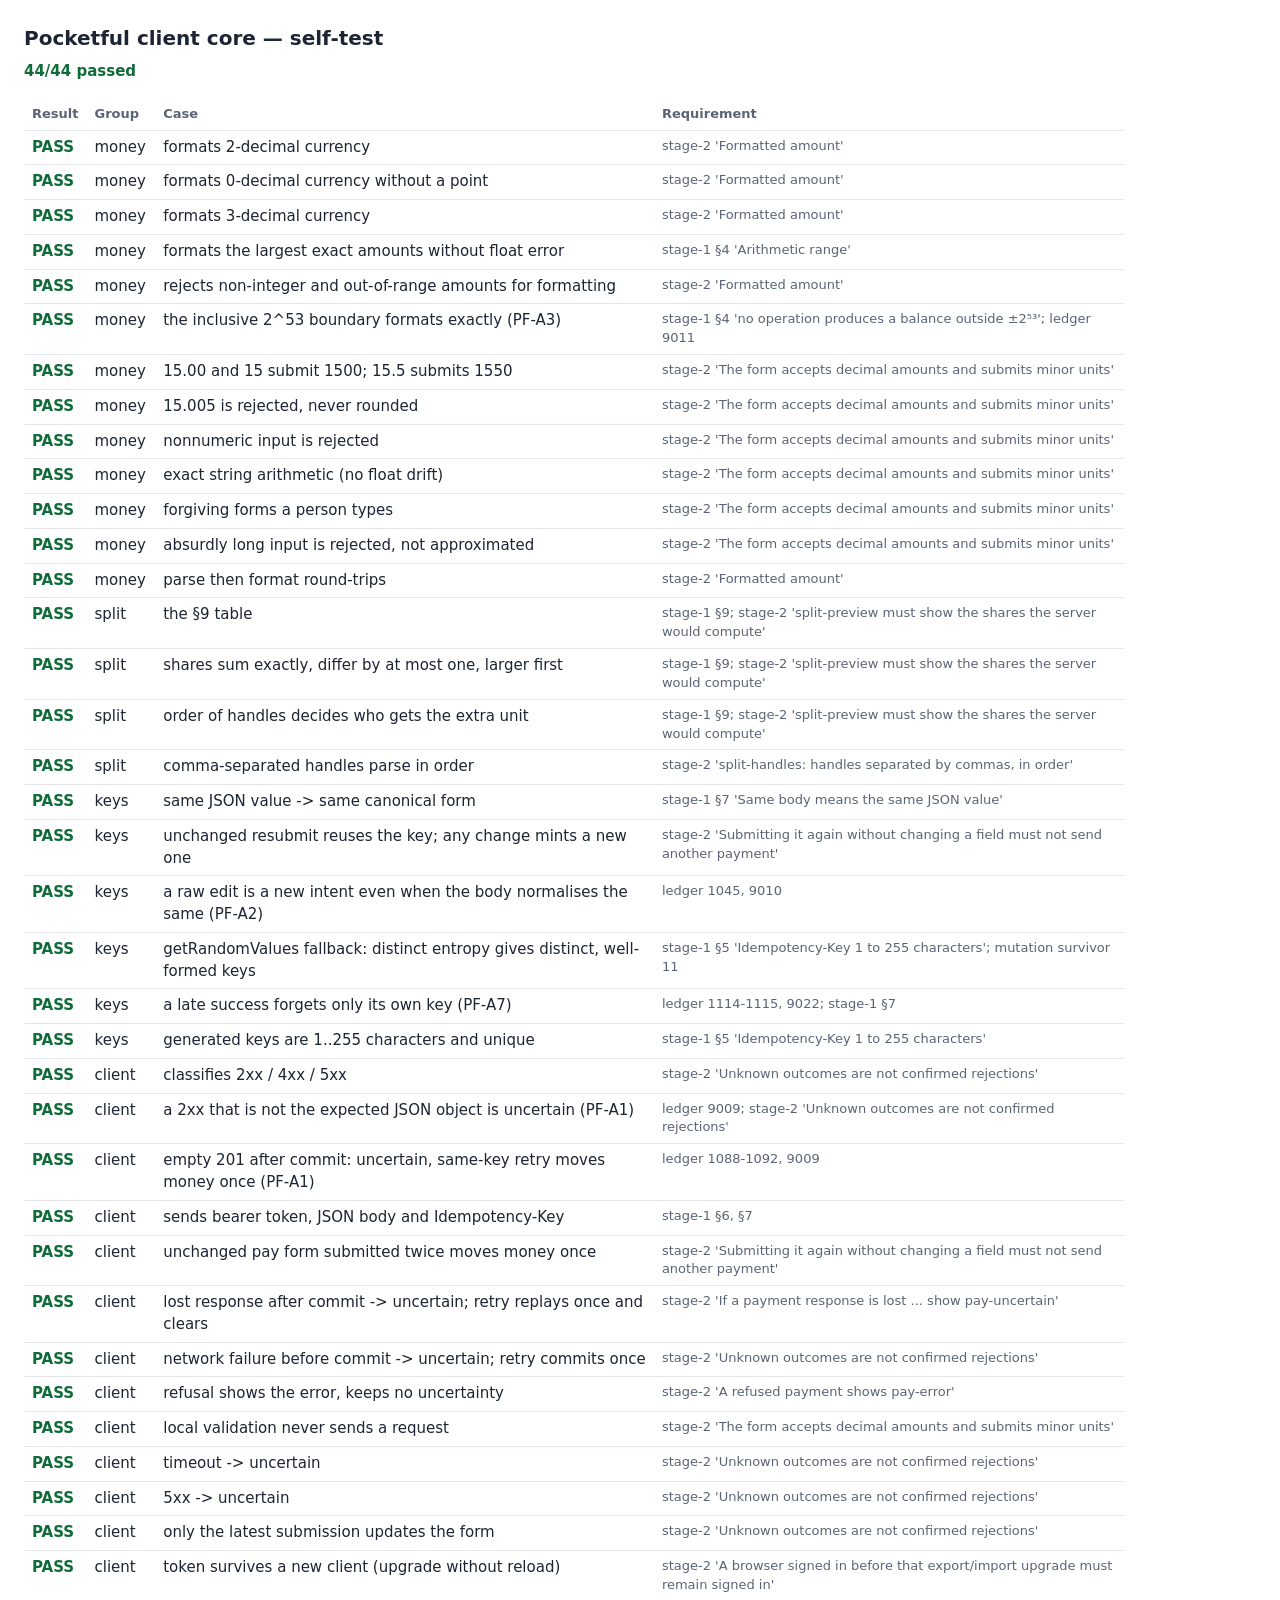
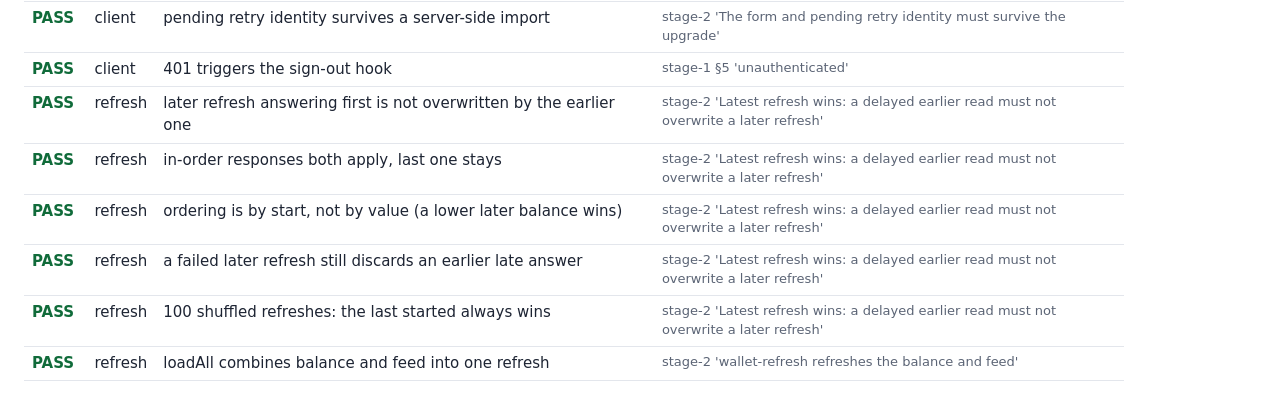
<file: ui-core/selftest.html>
<!doctype html>
<html lang="en">
<head>
<meta charset="utf-8">
<meta name="viewport" content="width=device-width, initial-scale=1">
<title>Pocketful client core — self-test</title>
<style>
  body { font: 15px/1.45 -apple-system, BlinkMacSystemFont, "Segoe UI", system-ui, sans-serif; margin: 24px; color: #1d2433; }
  h1 { font-size: 20px; margin: 0 0 4px; }
  #summary { font-weight: 600; margin: 8px 0 16px; }
  #summary.pass { color: #106b3a; } #summary.fail { color: #a32020; }
  table { border-collapse: collapse; width: 100%; max-width: 1100px; }
  th, td { text-align: left; padding: 6px 8px; border-bottom: 1px solid #e3e6ec; vertical-align: top; }
  th { font-size: 13px; color: #5b6475; }
  td.ref { color: #5b6475; font-size: 13px; }
  .ok { color: #106b3a; font-weight: 600; } .bad { color: #a32020; font-weight: 600; }
  .err { color: #a32020; font-size: 13px; }
</style>
</head>
<body>
<h1>Pocketful client core — self-test</h1>
<div id="summary" data-testid="selftest-summary">Running…</div>
<table>
  <thead><tr><th>Result</th><th>Group</th><th>Case</th><th>Requirement</th></tr></thead>
  <tbody id="rows"></tbody>
</table>
<script src="pocketful-core.js"></script>
<script src="selftest.js"></script>
<script>
  PocketfulSelftest.runAll().then(function (results) {
    var rows = document.getElementById("rows");
    var failed = 0;
    results.forEach(function (r) {
      if (!r.pass) failed++;
      var tr = document.createElement("tr");
      tr.setAttribute("data-testid", "selftest-case");
      tr.setAttribute("data-pass", String(r.pass));
      [[r.pass ? "PASS" : "FAIL", r.pass ? "ok" : "bad"], [r.group], [r.name, null, r.error], [r.ref, "ref"]].forEach(function (cell) {
        var td = document.createElement("td");
        td.textContent = cell[0];
        if (cell[1]) td.className = cell[1];
        if (cell[2]) { var d = document.createElement("div"); d.className = "err"; d.textContent = cell[2]; td.appendChild(d); }
        tr.appendChild(td);
      });
      rows.appendChild(tr);
    });
    var s = document.getElementById("summary");
    s.textContent = (results.length - failed) + "/" + results.length + " passed" + (failed ? " — " + failed + " failed" : "");
    s.className = failed ? "fail" : "pass";
    s.setAttribute("data-passed", String(results.length - failed));
    s.setAttribute("data-total", String(results.length));
  });
</script>
</body>
</html>
</file>
